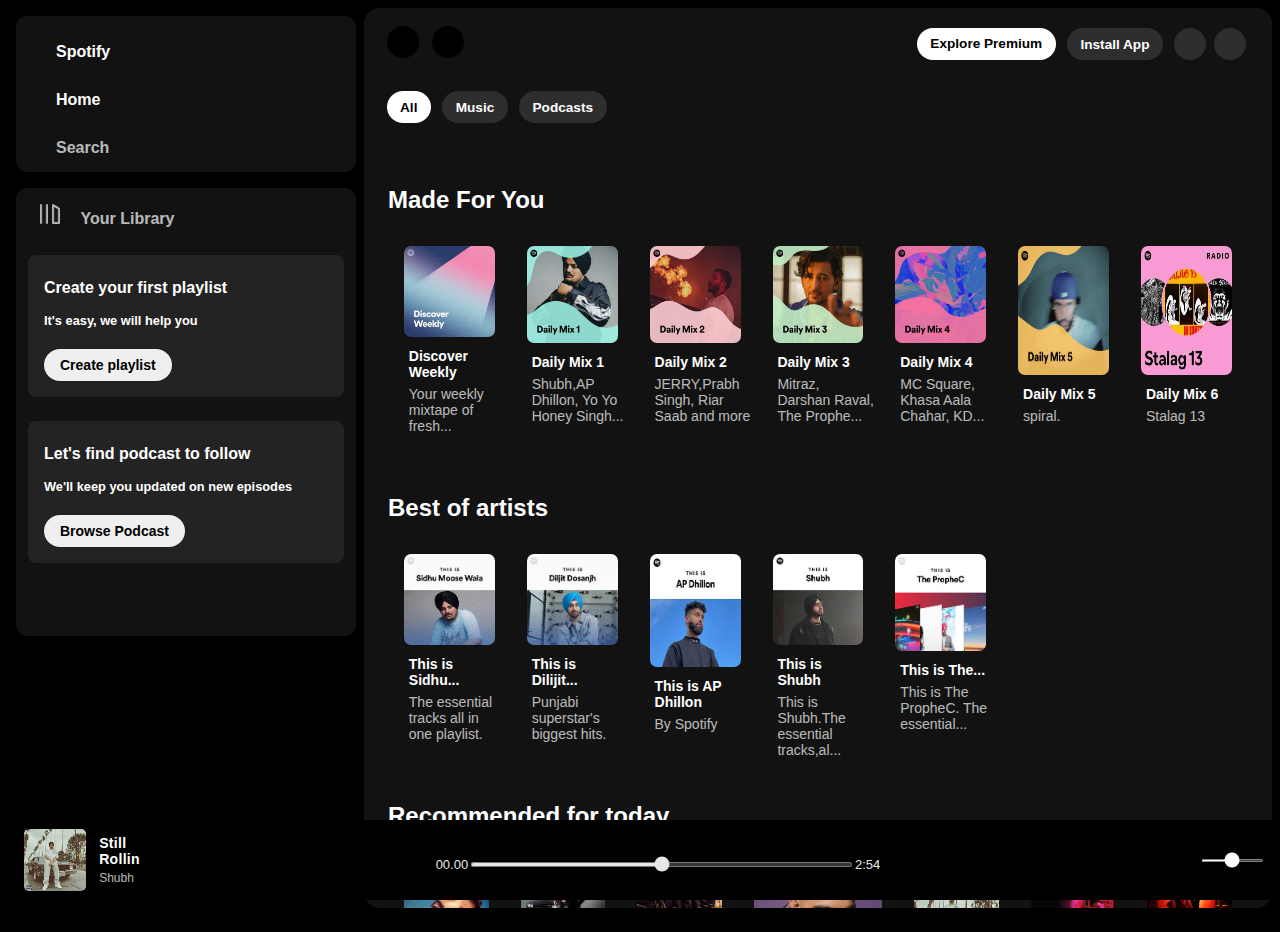
<file: index.html>
<!DOCTYPE html>
<html lang="en">
<head>
    <meta charset="UTF-8">
    <meta name="viewport" content="width=device-width, initial-scale=1.0">
    <title>Spotify - Web Player: Music for everyone </title>
    <link rel="icon" href="img/logo.png" class="icon">
    <link rel="stylesheet" href="https://cdnjs.cloudflare.com/ajax/libs/font-awesome/6.5.2/css/all.min.css" integrity="sha512-SnH5WK+bZxgPHs44uWIX+LLJAJ9/2PkPKZ5QiAj6Ta86w+fsb2TkcmfRyVX3pBnMFcV7oQPJkl9QevSCWr3W6A==" crossorigin="anonymous" referrerpolicy="no-referrer" />
    <link rel="stylesheet" href="styles.css">
</head> 

<body>
    <div class="main">

        <!-- sidebar -->
        
        <div class="sidebar">
            <div class="home">
                <div class="home-option" style="opacity: 1;">
                    <a href="#"> <i class="fa-brands fa-spotify"></i> Spotify </a>
                </div>

                <div class="home-option" style="opacity: 1;">
                    <i class="fa-solid fa-house"></i>
                    <a href="#"> Home </a>
                </div>

                <div class="home-option">
                    <i class="fa-solid fa-magnifying-glass"></i>
                    <a href="#"> Search </a>
                </div>
            </div>


            <div class="library">
                <div class="option">
                    <div class="lib-option">
                        <img src="img/library_icon.png" alt="">
                        <a href="#">Your Library</a>
                    </div>

                    <div class="lib-icons">
                        <i class="fa-solid fa-plus"></i>
                        <i class="fa-solid fa-arrow-right"></i>
                    </div>
                </div>

                <div class="lib-box">
                    <p class="p1">Create your first playlist</p>
                    <p class="p2">It's easy, we will help you</p>
                    <button class="lib-btn"> Create playlist </button>
                </div>

                <div class="lib-box">
                    <p class="p1">Let's find podcast to follow</p>
                    <p class="p2">We'll keep you updated on new episodes</p>
                    <button class="lib-btn"> Browse Podcast </button>
                </div>
            </div>
        </div>

        <!-- Main Content -->

        <div class="contents">

            <div class="nav">

                <div class="nav-1">
                    <div>
                        <button class="arrow-btn"> <i class="fa-solid fa-angle-left"></i></button>  &nbsp;
                        <button class="arrow-btn"> <i class="fa-solid fa-angle-right"></i></button>
                    </div>
            
                    <div class="nav-options">
                        <button class="light-btn"> &nbsp; Explore Premium &nbsp; </button>
                        <button class="dark-btn"> &nbsp; <i class="fa-solid fa-download"></i> Install App &nbsp; </button>
                        <button class="dark-btn-two"> <i class="fa-regular fa-bell"></i> </button>
                        <button class="dark-btn-two"> <i class="fa-regular fa-user"></i> </button>
                    </div>
                </div>

                <div class="nav-2">
                    <button class="all-btn"> &nbsp; All &nbsp; </button>
                    <button class="next-btn"> &nbsp; Music &nbsp; </button>
                    <button class="next-btn"> &nbsp; Podcasts &nbsp;</button>
                </div>
            </div>

            <h1> Made For You </h1>

            <div class="cards">
                <div class="card">
                    <img src="img/weekly.jpg" alt="card-image">
                    <button class="play-button"> <i class="fa-sharp fa-solid fa-play"></i> </button>
                    <p class="card-title"> Discover Weekly </p>
                    <p class="card-info"> Your weekly <br> mixtape of fresh... </p>
                </div>

                <div class="card">
                    <img src="img/daily1.jpg" alt="card-image">
                    <button class="play-button"> <i class="fa-sharp fa-solid fa-play"></i> </button>
                    <p class="card-title"> Daily Mix 1 </p>
                    <p class="card-info"> Shubh,AP Dhillon, Yo Yo Honey Singh... </p>
                </div>

                <div class="card">
                    <img src="img/daily2.jpg" alt="card-image">
                    <button class="play-button"> <i class="fa-sharp fa-solid fa-play"></i> </button>
                    <p class="card-title"> Daily Mix 2 </p>
                    <p class="card-info"> JERRY,Prabh Singh, Riar Saab and more </p>
                </div>

                <div class="card">
                    <img src="img/daily3.jpg" alt="card-image">
                    <button class="play-button"> <i class="fa-sharp fa-solid fa-play"></i> </button>
                    <p class="card-title"> Daily Mix 3 </p>
                    <p class="card-info"> Mitraz, Darshan Raval, The Prophe...  </p>
                </div>

                <div class="card">
                    <img src="img/daily4.jpg" alt="card-image">
                    <button class="play-button"> <i class="fa-sharp fa-solid fa-play"></i> </button>
                    <p class="card-title"> Daily Mix 4 </p>
                    <p class="card-info"> MC Square, Khasa Aala Chahar, KD... </p>
                </div>

                <div class="card">
                    <img src="img/daily5.jpg" alt="card-image">
                    <button class="play-button"> <i class="fa-sharp fa-solid fa-play"></i> </button>
                    <p class="card-title"> Daily Mix 5 </p>
                    <p class="card-info"> spiral. </p>
                </div>

                <div class="card">
                    <img src="img/daily6.jpg" alt="card-image">
                    <button class="play-button"> <i class="fa-sharp fa-solid fa-play"></i> </button>
                    <p class="card-title"> Daily Mix 6 </p>
                    <p class="card-info"> Stalag 13 </p>
                </div>
            </div>

            <h1> Best of artists </h1>

            <div class="cards">
                <div class="card">
                    <img src="img/sidhu.jpg" alt="card-image">
                    <button class="play-button"> <i class="fa-sharp fa-solid fa-play"></i> </button>
                    <p class="card-title"> This is Sidhu... </p>
                    <p class="card-info"> The essential tracks all in one playlist. </p>
                </div>

                <div class="card">
                    <img src="img/dosanjh.jpg" alt="card-image">
                    <button class="play-button"> <i class="fa-sharp fa-solid fa-play"></i> </button>
                    <p class="card-title"> This is Dilijit... </p>
                    <p class="card-info"> Punjabi superstar's biggest hits. </p>
                </div>

                <div class="card">
                    <img src="img/ap.jpg" alt="card-image">
                    <button class="play-button"> <i class="fa-sharp fa-solid fa-play"></i> </button>
                    <p class="card-title"> This is AP Dhillon </p>
                    <p class="card-info"> By Spotify </p>
                </div>

                <div class="card">
                    <img src="img/shubh.jpg" alt="card-image">
                    <button class="play-button"> <i class="fa-sharp fa-solid fa-play"></i> </button>
                    <p class="card-title"> This is Shubh </p>
                    <p class="card-info"> This is Shubh.The essential tracks,al... </p>
                </div>

                <div class="card">
                    <img src="img/prophec.jpg" alt="card-image">
                    <button class="play-button"> <i class="fa-sharp fa-solid fa-play"></i> </button>
                    <p class="card-title"> This is The... </p>
                    <p class="card-info"> This is The PropheC. The essential... </p>
                </div>

                <div class="card" style="background-color: #121212; cursor: default;">
                </div>

                <div class="card" style="background-color: #121212; cursor: default;">
                </div>
            </div>

            <h1> Recommended for today </h1>

            <div class="cards">
                <div class="card">
                    <img src="img/aam jahe munde.jpg" alt="card-image">
                    <button class="play-button"> <i class="fa-sharp fa-solid fa-play"></i> </button>
                    <p class="card-title"> Aam Jahe Munde </p>
                    <p class="card-info"> Parmish Verma, PARDHAAN, Desi... </p>
                </div>

                <div class="card">
                    <img src="img/kalaastar.jpg" alt="card-image">
                    <button class="play-button"> <i class="fa-sharp fa-solid fa-play"></i> </button>
                    <p class="card-title"> Kalaastar </p>
                    <p class="card-info"> Yo Yo Honey Singh, Rony Ajnali, Gill M... </p>
                </div>

                <div class="card">
                    <img src="img/white brown.jpg" alt="card-image">
                    <button class="play-button"> <i class="fa-sharp fa-solid fa-play"></i> </button>
                    <p class="card-title"> White Brown Black </p>
                    <p class="card-info"> Avvy Sra, Karan Aujla, Jaani </p>
                </div>

                <div class="card">
                    <img src="img/admirin.jpg" alt="card-image">
                    <button class="play-button"> <i class="fa-sharp fa-solid fa-play"></i> </button>
                    <p class="card-title"> Admirin'You(feat... </p>
                    <p class="card-info"> Karan Aujla, Ikky, Preston Pablo </p>
                </div>

                <div class="card">
                    <img src="img/rollin.jpg" alt="card-image">
                    <button class="play-button"> <i class="fa-sharp fa-solid fa-play"></i> </button>
                    <p class="card-title"> Still Rollin </p>
                    <p class="card-info"> Shubh </p>
                </div>

                <div class="card">
                    <img src="img/dhundhala.jpg" alt="card-image">
                    <button class="play-button"> <i class="fa-sharp fa-solid fa-play"></i> </button>
                    <p class="card-title"> Dhundhala </p>
                    <p class="card-info"> Yashraj, Dropped Out, Talwiinder </p>
                </div>

                <div class="card">
                    <img src="img/sessions.jpg" alt="card-image">
                    <button class="play-button"> <i class="fa-sharp fa-solid fa-play"></i> </button>
                    <p class="card-title"> 3:00 AM Sessions </p>
                    <p class="card-info"> Badshah</p>
                </div>
            </div>

            <h1> Popular Albums </h1>

            <div class="cards">
                <div class="card">
                    <img src="img/etr.jpg" alt="card-image">
                    <button class="play-button"> <i class="fa-sharp fa-solid fa-play"></i> </button>
                    <p class="card-title"> Ek Tha Raja</p>
                    <p class="card-info"> Badshah </p>
                </div>

                <div class="card">
                    <img src="img/moosetape.jpg" alt="card-image">
                    <button class="play-button"> <i class="fa-sharp fa-solid fa-play"></i> </button>
                    <p class="card-title"> Moosetape </p>
                    <p class="card-info"> Sidhu Moose Wala </p>
                </div>

                <div class="card">
                    <img src="img/rollin.jpg" alt="card-image">
                    <button class="play-button"> <i class="fa-sharp fa-solid fa-play"></i> </button>
                    <p class="card-title"> Still Rollin </p>
                    <p class="card-info"> Shubh </p>
                </div>

                <div class="card">
                    <img src="img/rockstar.jpg" alt="card-image">
                    <button class="play-button"> <i class="fa-sharp fa-solid fa-play"></i> </button>
                    <p class="card-title"> Rockstar </p>
                    <p class="card-info"> A.R.Rahman,Irshad Kamil </p>
                </div>

                <div class="card">
                    <img src="img/admirin.jpg" alt="card-image">
                    <button class="play-button"> <i class="fa-sharp fa-solid fa-play"></i> </button>
                    <p class="card-title"> Making Memories </p>
                    <p class="card-info"> Karan Aujla, Ikky </p>
                </div>

                <div class="card">
                    <img src="img/naina.jpg" alt="card-image">
                    <button class="play-button"> <i class="fa-sharp fa-solid fa-play"></i> </button>
                    <p class="card-title"> Naina(from Crew) </p>
                    <p class="card-info"> Dilijit Dosanjh, Badshah, Raj R... </p>
                </div>

                <div class="card">
                    <img src="img/dard.jpg" alt="card-image">
                    <button class="play-button"> <i class="fa-sharp fa-solid fa-play"></i> </button>
                    <p class="card-title"> Dard </p>
                    <p class="card-info"> Darshan Raval </p>
                </div>
            </div>

            <h1> Shows to try </h1>

            <div class="cards">
                <div class="card">
                    <img src="img/gita.jpg" alt="card-image">
                    <button class="play-button"> <i class="fa-sharp fa-solid fa-play"></i> </button>
                    <p class="card-title"> SHRIMAD...</p>
                    <p class="card-info"> Amit Wadhwa </p>
                </div>

                <div class="card">
                    <img src="img/mahabharata.jpg" alt="card-image">
                    <button class="play-button"> <i class="fa-sharp fa-solid fa-play"></i> </button>
                    <p class="card-title"> The Stories of... </p>
                    <p class="card-info"> Sudipta Bhawmik </p>
                </div>

                <div class="card">
                    <img src="img/horror.jpg" alt="card-image">
                    <button class="play-button"> <i class="fa-sharp fa-solid fa-play"></i> </button>
                    <p class="card-title"> Horror Podcast... </p>
                    <p class="card-info"> RJ M Praveen </p>
                </div>

                <div class="card">
                    <img src="img/msa.jpg" alt="card-image">
                    <button class="play-button"> <i class="fa-sharp fa-solid fa-play"></i> </button>
                    <p class="card-title"> MSA previously... </p>
                    <p class="card-info"> Charlotte </p>
                </div>

                <div class="card">
                    <img src="img/dehshat.jpg" alt="card-image">
                    <button class="play-button"> <i class="fa-sharp fa-solid fa-play"></i> </button>
                    <p class="card-title"> SCARY HORROR... </p>
                    <p class="card-info"> RJ M Praveen </p>
                </div>

                <div class="card">
                    <img src="img/horror tape.jpg" alt="card-image">
                    <button class="play-button"> <i class="fa-sharp fa-solid fa-play"></i> </button>
                    <p class="card-title"> Horror Tape </p>
                    <p class="card-info"> V.K. Rawat </p>
                </div>

                <div class="card">
                    <img src="img/chanakya.jpg" alt="card-image">
                    <button class="play-button"> <i class="fa-sharp fa-solid fa-play"></i> </button>
                    <p class="card-title"> Chanakya Niti </p>
                    <p class="card-info"> Kiran Chavda </p>
                </div>
            </div>

            <h1> Popular artists </h1>

            <div class="cards">
                <div class="artist-card">
                    <img src="img/pritam.jpg" alt="card-image">
                    <button class="play-button"> <i class="fa-sharp fa-solid fa-play"></i> </button>
                    <p class="card-title"> Pritam </p>
                    <p class="card-info"> Artist </p>
                </div>

                <div class="artist-card">
                    <img src="img/arijit.jpg" alt="card-image">
                    <button class="play-button"> <i class="fa-sharp fa-solid fa-play"></i> </button>
                    <p class="card-title"> Arijit Singh </p>
                    <p class="card-info"> Artist </p>
                </div>

                <div class="artist-card">
                    <img src="img/darshan.jpg" alt="card-image">
                    <button class="play-button"> <i class="fa-sharp fa-solid fa-play"></i> </button>
                    <p class="card-title"> Darshan Raval </p>
                    <p class="card-info"> Artist </p>
                </div>

                <div class="artist-card">
                    <img src="img/rahman.jpg" alt="card-image">
                    <button class="play-button"> <i class="fa-sharp fa-solid fa-play"></i> </button>
                    <p class="card-title"> A.R. Rahman </p>
                    <p class="card-info"> Artist </p>
                </div>

                <div class="artist-card">
                    <img src="img/dilijit.jpg" alt="card-image">
                    <button class="play-button"> <i class="fa-sharp fa-solid fa-play"></i> </button>
                    <p class="card-title"> Diljit Dosanjh </p>
                    <p class="card-info"> Artist </p>
                </div>

                <div class="artist-card">
                    <img src="img/badshah.jpg" alt="card-image">
                    <button class="play-button"> <i class="fa-sharp fa-solid fa-play"></i> </button>
                    <p class="card-title"> Badshah </p>
                    <p class="card-info"> Artist </p>
                </div>

                <div class="artist-card">
                    <img src="img/vishal.jpg" alt="card-image">
                    <button class="play-button"> <i class="fa-sharp fa-solid fa-play"></i> </button>
                    <p class="card-title"> Vishal Mishra </p>
                    <p class="card-info"> Artist </p>
                </div>
            </div>

            <h1> Based on your recent listening </h1>

            <div class="cards">
                <div class="card">
                    <img src="img/top punjabi.jpg" alt="card-image">
                    <button class="play-button"> <i class="fa-sharp fa-solid fa-play"></i> </button>
                    <p class="card-title"> Top Punjabi... </p>
                    <p class="card-info"> The most streamed artists of 2022 in... </p>
                </div>

                <div class="card">
                    <img src="img/punjabi party.jpg" alt="card-image">
                    <button class="play-button"> <i class="fa-sharp fa-solid fa-play"></i> </button>
                    <p class="card-title"> Party Hits Punjabi </p>
                    <p class="card-info"> That's when we brought bhangra i... </p>
                </div>

                <div class="card">
                    <img src="img/top 2024.jpg" alt="card-image">
                    <button class="play-button"> <i class="fa-sharp fa-solid fa-play"></i> </button>
                    <p class="card-title"> Top Tracks 2024 </p>
                    <p class="card-info"> The most streamed songs of 2024 in... </p>
                </div>

                <div class="card">
                    <img src="img/desi hits.jpg" alt="card-image">
                    <button class="play-button"> <i class="fa-sharp fa-solid fa-play"></i> </button>
                    <p class="card-title"> Desi Hits </p>
                    <p class="card-info"> Best of South Asian Music. Cover:Dilijit... </p>
                </div>

                <div class="card" style="background-color: #121212; cursor: default;">
                </div>

                <div class="card" style="background-color: #121212; cursor: default;">
                </div>

                <div class="card" style="background-color: #121212; cursor: default;">
                </div>
            </div>


            <h1> Popular Radio </h1>

            <div class="cards">
                <div class="card">
                    <img src="img/udit radio.jpg" alt="card-image">
                    <button class="play-button"> <i class="fa-sharp fa-solid fa-play"></i> </button>
                    <p class="card-title"> Udit Narayan... </p>
                    <p class="card-info"> With Kumar Sanu, Alka Yagnik,... </p>
                </div>

                <div class="card">
                    <img src="img/kishore radio.jpg" alt="card-image">
                    <button class="play-button"> <i class="fa-sharp fa-solid fa-play"></i> </button>
                    <p class="card-title"> Kishore Kumar... </p>
                    <p class="card-info"> With Mohammed Rafi, Asha Bhosle,... </p>
                </div>

                <div class="card">
                    <img src="img/arijit radio.jpg" alt="card-image">
                    <button class="play-button"> <i class="fa-sharp fa-solid fa-play"></i> </button>
                    <p class="card-title"> Arijit Singh Radio </p>
                    <p class="card-info"> With Neha Kakkar, Pritam, KK and more </p>
                </div>

                <div class="card">
                    <img src="img/sidhu radio.jpg" alt="card-image">
                    <button class="play-button"> <i class="fa-sharp fa-solid fa-play"></i> </button>
                    <p class="card-title"> Sidhu Moose... </p>
                    <p class="card-info"> With Ammy Virk, Amrit Maan,... </p>
                </div>

                <div class="card">
                    <img src="img/karan radio.jpg" alt="card-image">
                    <p class="card-title"> Karan Aujla Radio </p>
                    <p class="card-info"> With Arjan Dhillon, Prem Dhillon,... </p>
                </div>

                <div class="card">
                    <img src="img/honey radio.jpg" alt="card-image">
                    <button class="play-button"> <i class="fa-sharp fa-solid fa-play"></i> </button>
                    <p class="card-title"> Yo Yo Honey... </p>
                    <p class="card-info"> With Imran Khan, Badshah, Mika... </p>
                </div>

                <div class="card">
                    <img src="img/shubh radio.jpg" alt="card-image">
                    <button class="play-button"> <i class="fa-sharp fa-solid fa-play"></i> </button>
                    <p class="card-title"> Shubh Radio </p>
                    <p class="card-info"> With AP Dhillon, Gurinder Gill, Tegi... </p>
                </div>
            </div>


            <h1> Charts </h1>

            <div class="cards">
                <div class="card">
                    <img src="img/hot punjabi.jpg" alt="card-image">
                    <button class="play-button"> <i class="fa-sharp fa-solid fa-play"></i> </button>
                    <p class="card-title"> Hot Hits Punjabi </p>
                    <p class="card-info"> Catch the hottest Punjabi tracks with... </p>
                </div>

                <div class="card">
                    <img src="img/telugu.jpg" alt="card-image">
                    <button class="play-button"> <i class="fa-sharp fa-solid fa-play"></i> </button>
                    <p class="card-title"> Hot Hits Telugu </p>
                    <p class="card-info"> Tune in to the Hottest Tracks of... </p>
                </div>

                <div class="card">
                    <img src="img/top 50.jpg" alt="card-image">
                    <button class="play-button"> <i class="fa-sharp fa-solid fa-play"></i> </button>
                    <p class="card-title"> Top 50 - India </p>
                    <p class="card-info"> Your daily update of the most played... </p>
                </div>

                <div class="card">
                    <img src="img/tamil.jpg" alt="card-image">
                    <button class="play-button"> <i class="fa-sharp fa-solid fa-play"></i> </button>
                    <p class="card-title"> Latest Tamil </p>
                    <p class="card-info"> New Music from Kollywood. Cover:... </p>
                </div>

                <div class="card">
                    <img src="img/new punjabi.jpg" alt="card-image">
                    <button class="play-button"> <i class="fa-sharp fa-solid fa-play"></i> </button>
                    <p class="card-title"> New Music... </p>
                    <p class="card-info"> Stay updated with all the smashing... </p>
                </div>

                <div class="card">
                    <img src="img/top global.jpg" alt="card-image">
                    <button class="play-button"> <i class="fa-sharp fa-solid fa-play"></i> </button>
                    <p class="card-title"> Top 50 - Global </p>
                    <p class="card-info"> Your daily update of the most played... </p>
                </div>

                <div class="card" style="background-color: #121212; cursor: default;">
                </div>
            </div>


            <h1> Today's biggest hits </h1>

            <div class="cards">
                <div class="card">
                    <img src="img/trending.jpg" alt="card-image">
                    <button class="play-button"> <i class="fa-sharp fa-solid fa-play"></i> </button>
                    <p class="card-title"> Trending Now... </p>
                    <p class="card-info"> Every track you're listening/should b... </p>
                </div>

                <div class="card">
                    <img src="img/hot hindi.jpg" alt="card-image">
                    <button class="play-button"> <i class="fa-sharp fa-solid fa-play"></i> </button>
                    <p class="card-title"> Hot Hits Hindi </p>
                    <p class="card-info"> Hottest Hindi Music served here.Cove... </p>
                </div>

                <div class="card">
                    <img src="img/hot punjabi.jpg" alt="card-image">
                    <button class="play-button"> <i class="fa-sharp fa-solid fa-play"></i> </button>
                    <p class="card-title"> Hot Hits Punjabi </p>
                    <p class="card-info"> Catch the hottets Punjabi tracks wit... </p>
                </div>

                <div class="card">
                    <img src="img/trending punjabi.jpg" alt="card-image">
                    <button class="play-button"> <i class="fa-sharp fa-solid fa-play"></i> </button>
                    <p class="card-title"> Trending Now... </p>
                    <p class="card-info"> All that's viral stream now! </p>
                </div>

                <div class="card">
                    <img src="img/desi hits.jpg" alt="card-image">
                    <button class="play-button"> <i class="fa-sharp fa-solid fa-play"></i> </button>
                    <p class="card-title"> Desi Hits  </p>
                    <p class="card-info"> Best of South Asian Music. Cover:Dilijit... </p>
                </div>

                <div class="card">
                    <img src="img/mint.jpg" alt="card-image">
                    <button class="play-button"> <i class="fa-sharp fa-solid fa-play"></i> </button>
                    <p class="card-title"> mint India </p>
                    <p class="card-info"> Trending dance hits in India. Cover:... </p>
                </div>

                <div class="card">
                    <img src="img/gaming tracks.jpg" alt="card-image">
                    <button class="play-button"> <i class="fa-sharp fa-solid fa-play"></i> </button>
                    <p class="card-title"> Top Gaming... </p>
                    <p class="card-info"> Play the biggest gaming tracks! </p>
                </div>
            </div>

            <div class="footer">
                <div>
                    <h3>Company</h3>
                    <p>About</p>
                    <p>Jobs</p>
                    <p>For the Record</p>  
                </div>

                <div>
                    <h3>Communities</h3>
                    <p>For Artists </p>
                    <p> Developers </p>
                    <p> Advertising </p>
                    <p> Investors </p>
                    <p> Vendors </p>
                </div>

                <div>
                    <h3>Useful inks</h3>
                    <p> Support </p>
                    <p> Free Mobile App </p>
                </div>

                <div>
                    <h3>Spotify Plans</h3>
                    <p> Premium Individual </p>
                    <p> Premium Duo </p>
                    <p> Premium Family </p>
                    <p> Premium Student </p>
                    <p> Spotify Free </p>
                </div>

                <div>
                    <button> <i class="fa-brands fa-instagram"></i> </button>
                    <button> <i class="fa-brands fa-twitter"></i> </button>
                    <button> <i class="fa-brands fa-facebook"></i> </button>
                </div>
            </div>

            <hr style="opacity: 0.2;"> 

            <div class="footer-two">
                <div class="last">
                    <p> Legal </p>
                    <p> Safety & Privacy Center </p>
                    <p> Privacy Policy </p>
                    <p> Cookies </p>
                    <p> About Ads </p>
                    <p> Accessibility </p>
                </div>

                <div style="padding: 15px; opacity: 0.7;">
                    &copy; 2024 Spotify AB
                </div>
            </div>
        </div> 


        <div class="controls">
            <div class="song">
                <img src="img/rollin.jpg" class="song-img">
                <div class="song-title">
                    <h2> Still Rollin </h2>
                    <p> Shubh </p>
                </div>
                <i class="fa-regular fa-square-plus"></i>
            </div>

            

            <div class="player">
                <div class="player-icons">
                    <i class="fa-solid fa-shuffle"></i>
                    <i class="fa-solid fa-backward-step"></i>
                    <i class="fa-solid fa-circle-play" style="font-size: 2.2rem;"></i>
                    <i class="fa-solid fa-forward-step"></i>
                    <i class="fa-solid fa-repeat"></i>
                </div>

                <div class="playback-bar">
                    <span class="time">00.00</span>
                    <input type="range" min="0" max="100" class="progress-bar" step="1">
                    <span class="time">2:54</span>
                </div>
            </div>
            
            <div class="mini-controls">
                <i class="fa-regular fa-circle-play"></i>
                <i class="fa-solid fa-volume-high"></i>
                <input type="range" min="0" max="100" class="mini-progress-bar" step="1">
                <i class="fa-solid fa-up-right-and-down-left-from-center"></i>
            </div>
        </div>

    </div>   

</body>  
</html>
</file>
<file: styles.css>
*{
    text-decoration: none;
    color: white;
    font-size: 16px;
    user-select: none;
}

.main{
    display: flex;
}

body {
    font-family: 'Montserrat', sans-serif;
    background-color: black;
    overflow: hidden;
}

.sidebar {
    background-color: #000;
    height: 100vh;
    width: 340px;
    display: flex;
    flex-direction: column;
    margin: 0.5rem;
}

.home {
    display: flex;
    flex-direction: column;
    background-color: #121212;
    border-radius: 0.7rem;
    justify-content: space-around;
    height: 140px;
    padding: 0.5rem 0.75rem;    
}

.home-option {
    font-size: 1.7rem;
    font-weight: 550;
    padding: 0.5rem 0.75rem;
    opacity: 0.7;
}

.home-option:hover {
    opacity: 1;
}

.home a {
    line-height: 1.5rem;
    margin-left: 1rem;
}

.home i {
    font-size: 1.25rem;
}

.library{
    display: flex;
    flex-direction: column;
    background-color: #121212;
    border-radius: 0.7rem;
    height: 27rem;
    padding: 0.5rem 0.75rem;
    margin-top: 1rem;
}

.option {
    display: flex;
    justify-content: space-between;
    margin-bottom: 0.7rem;
}

.lib-option {
    padding: 0.5rem 0.75rem;
    opacity: 0.7;
    font-weight: 600;
}

.lib-option:hover {
    opacity: 1;
}

.option img {
    height: 1.25rem;
    width: 1.25rem;
}

.option a {
    margin-left: 1rem;
}

.lib-icons {
    display: flex;
    font-size: 1.25rem;
    margin: auto 0px;
}

.lib-icons i {
    opacity: 0.7;
    padding-right: 0.75rem;
}

.lib-icons i:hover {
    opacity: 1;
}

.lib-box{
    background-color: #232323;
    margin: 0.5rem 0 1rem 0;
    padding: 0.5rem 1rem;
    border-radius: 0.5rem;
}

.p1 {
    font-size: 1rem;
    font-weight: 600;
}

.p2 {
    font-weight: 550;
    font-size: 0.8rem;
}

.lib-btn {
    border-radius: 100px;
    color: black;
    font-size: 14px;
    font-weight: 700;
    padding: 0.25rem 1rem;
    margin-bottom: 0.5rem;
    margin-top: 0.5rem;
    width: max-content;
    border: none;
    height: 2rem;
    cursor: pointer;
}

.lib-btn:hover {
    transform: scale(1.03);
}

.contents {
    background-color: #121212;
    border-radius: 1rem;
    height: 100vh;
    flex:1;
    overflow: auto;
    padding: 0 1.5rem;
}

.nav {
    background-color: #121212;
    padding: 10px;
    position: sticky;
    top: 0;
    z-index: 1;
    padding: 23px;
    margin-bottom: 40px;
    width: 104%;
    margin-left: -24px;
}

.nav-1 {
    display: flex;
    justify-content: space-between;
    margin-top: -0.3rem;
}

.arrow-btn{
    border-radius: 50%;
    background-color: black;
    border: none;
    width: 2rem;
    height: 2rem;
    justify-content: center;
    text-align: center;
}

.nav-options {
    display: flex;
    align-items: center;
    margin-right: 1.7rem;
}

.light-btn, .dark-btn, .all-btn, .next-btn{
    background-color: white;
    color: black;
    border-radius: 100px;
    font-weight: 700;
    font-size: 0.85rem;
    width: max-content;
    height: 2rem;
    border: none;   
    margin: 0 0.7rem 0 0;
}

.dark-btn, .next-btn{
    background-color: rgb(46, 46, 46);
    color: white;
}

.dark-btn-two{
    border-radius: 50%;
    border: none;
    height: 2rem;
    width: 2rem;
    background-color: rgb(46, 46, 46);
    gap: 5px;
    margin-right: 8px;
}

.light-btn:hover , .dark-btn:hover , .dark-btn-two:hover{
    transform: scale(1.03);
}

.nav-2 {
    display: flex;
    justify-content: flex-start;
    align-items: center;
    margin-top: 30px;
}

.next-btn:hover{
    background-color: rgb(53, 53, 53);
}

h1 {
    font-size: x-large;
}

h1:hover{
    text-decoration: underline;
}

.cards{
    display: flex;
    margin-bottom: 40px;
}

.card, .artist-card{
    width: 10rem;
    height: 12rem;
    padding: 1rem;
    display: flex;
    flex-direction: column;
    border-radius: 6px;
    position: relative;
}

.card img, .artist-card img{
    border-radius: 7px;
    width: 100%;
    height: 130px;
}

.artist-card img{
    border-radius: 50%;
}

.card-title {
    font-weight: 600;
    font-size: 14px;
    margin-top: 0.7rem;
    margin-left: 0.3rem;
}

.card-info {
    font-size: small;
    opacity: 0.7;
    font-size: 14px;
    margin-top: -0.5rem;
    margin-left: 0.3rem;
    margin-right: -0.7rem;
}

.card:hover , .artist-card:hover{
    background-color: rgba(245, 245, 245, 0.035);
    cursor: pointer;
}

.play-button {
    width: 45px;
    height: 45px;
    position: absolute;
    top: 40%;
    left: 58%;
    display: none;
    background-color: rgb(30, 215, 96);
    color: black;
    padding-bottom: 5px;
    padding-left: 8px;
    border: none;
    border-radius: 50%;
    font-size: 25px;
    cursor: pointer;
    transition: transform 0.5s ease-in-out;
}

.play-button:hover{
    width: 46px;
    height: 46px;
    background-color: rgb(79, 214, 126);
}

.card:hover .play-button, .artist-card:hover .play-button {
    display: block;
}

.footer{
    display: flex;
    flex-direction: row;
    justify-content: space-between;
    margin-bottom: 25px;
  }

  .footer p{
    opacity: 0.6;
    cursor: pointer;
  }

  .footer p:hover, .song-title h2:hover, .song-title p:hover{
    text-decoration: underline;
    opacity: 1;
  }

  .footer button{
    width: 40px;
    height: 40px;
    background-color: rgb(43, 43, 43);
    border: none;
    border-radius: 50%;
    margin: 5px;
    cursor: pointer;
  }

  .footer button:hover{
    background-color: rgb(103, 103, 103);
  }

  .footer-two{
    margin-bottom: 130px;
    margin-top: 20px;
    display: flex;
    justify-content: space-between;
  }

  .last{
    display: flex;
    flex-direction: row;
    gap: 17px;
  }

  .last p{
    opacity: 0.6;
    cursor: pointer;
  }

  .last p:hover{
    opacity: 1;
  }

  .controls {
    background-color: black;
    height: 5rem;
    width: 100vw;
    position: fixed;
    bottom: 0px;
    display: flex;
}

.song {
    display: flex;
    align-items: center;
    padding: 1rem;
    justify-content: center;
}

.song-img {
    height: 3.9rem;
    border-radius: 0.3rem; 
}

.song-title{
    margin-right: 2rem;
}

.song-title h2{
    font-size: 14px;
    padding-left: 0.8rem;
    letter-spacing: 0.3px;
    cursor: pointer;
}

.song-title p{
    color: white;
    font-size: 12px;
    padding-left: 0.8rem;
    margin-top: -0.5rem;
    opacity: 0.7;
    cursor: pointer;
}

.song i{
    cursor: pointer;
}

.player {
    width: 50%;
    display: flex;
    flex-direction: column;
    justify-content: center;
    align-items: center;
    margin-left: 9rem;
}

.player-icons {
    display: flex;
    justify-content: space-between;
    width: 40%;
    align-items: center;
    cursor: pointer;
}

.player-icons i{
    font-size: 1.2rem;
    margin-left: 1rem;
    margin-bottom: 0.5rem;
}

.playback-bar {
    width: 90%;
    display: flex;
    justify-content: center;
    align-items: center;
    color: #000;
    opacity: 0.9;
}

.time{
    font-size: 13px;
}

.progress-bar {
    width: 70%;
    height: 5px;
    border-radius: 100px;
    accent-color: white;
    cursor: pointer;
}

.progress-bar:hover, .mini-progress-bar:hover{
    accent-color: #1db954;
}

.mini-controls {
    display: flex;
    align-items: center;
    justify-content: space-around;
    margin-left: 12.5rem;
    cursor: pointer;
}

.mini-controls i {
    font-size: 0.8rem;
} 

.mini-progress-bar{
    height: 3px;
    border-radius: 100px;
    accent-color: white;
    cursor: pointer;
    width: 50%;
}
</file>
